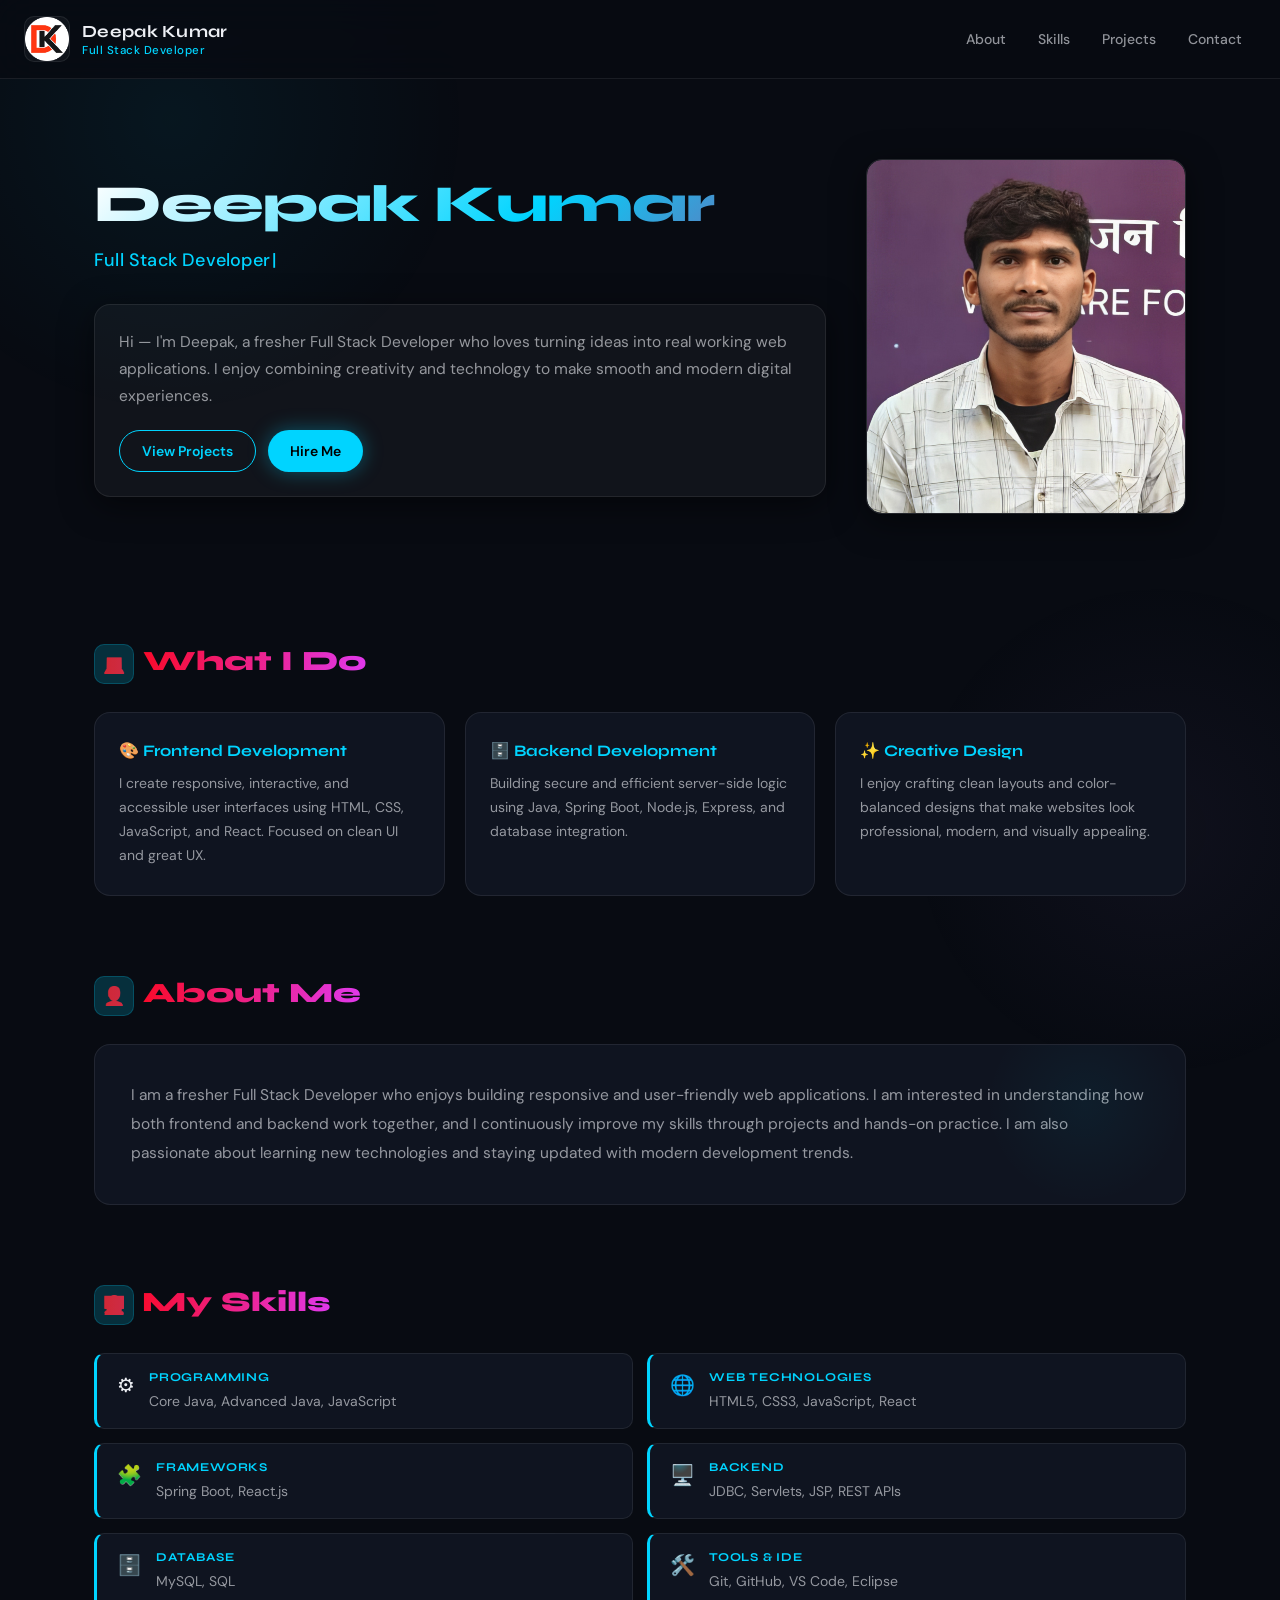
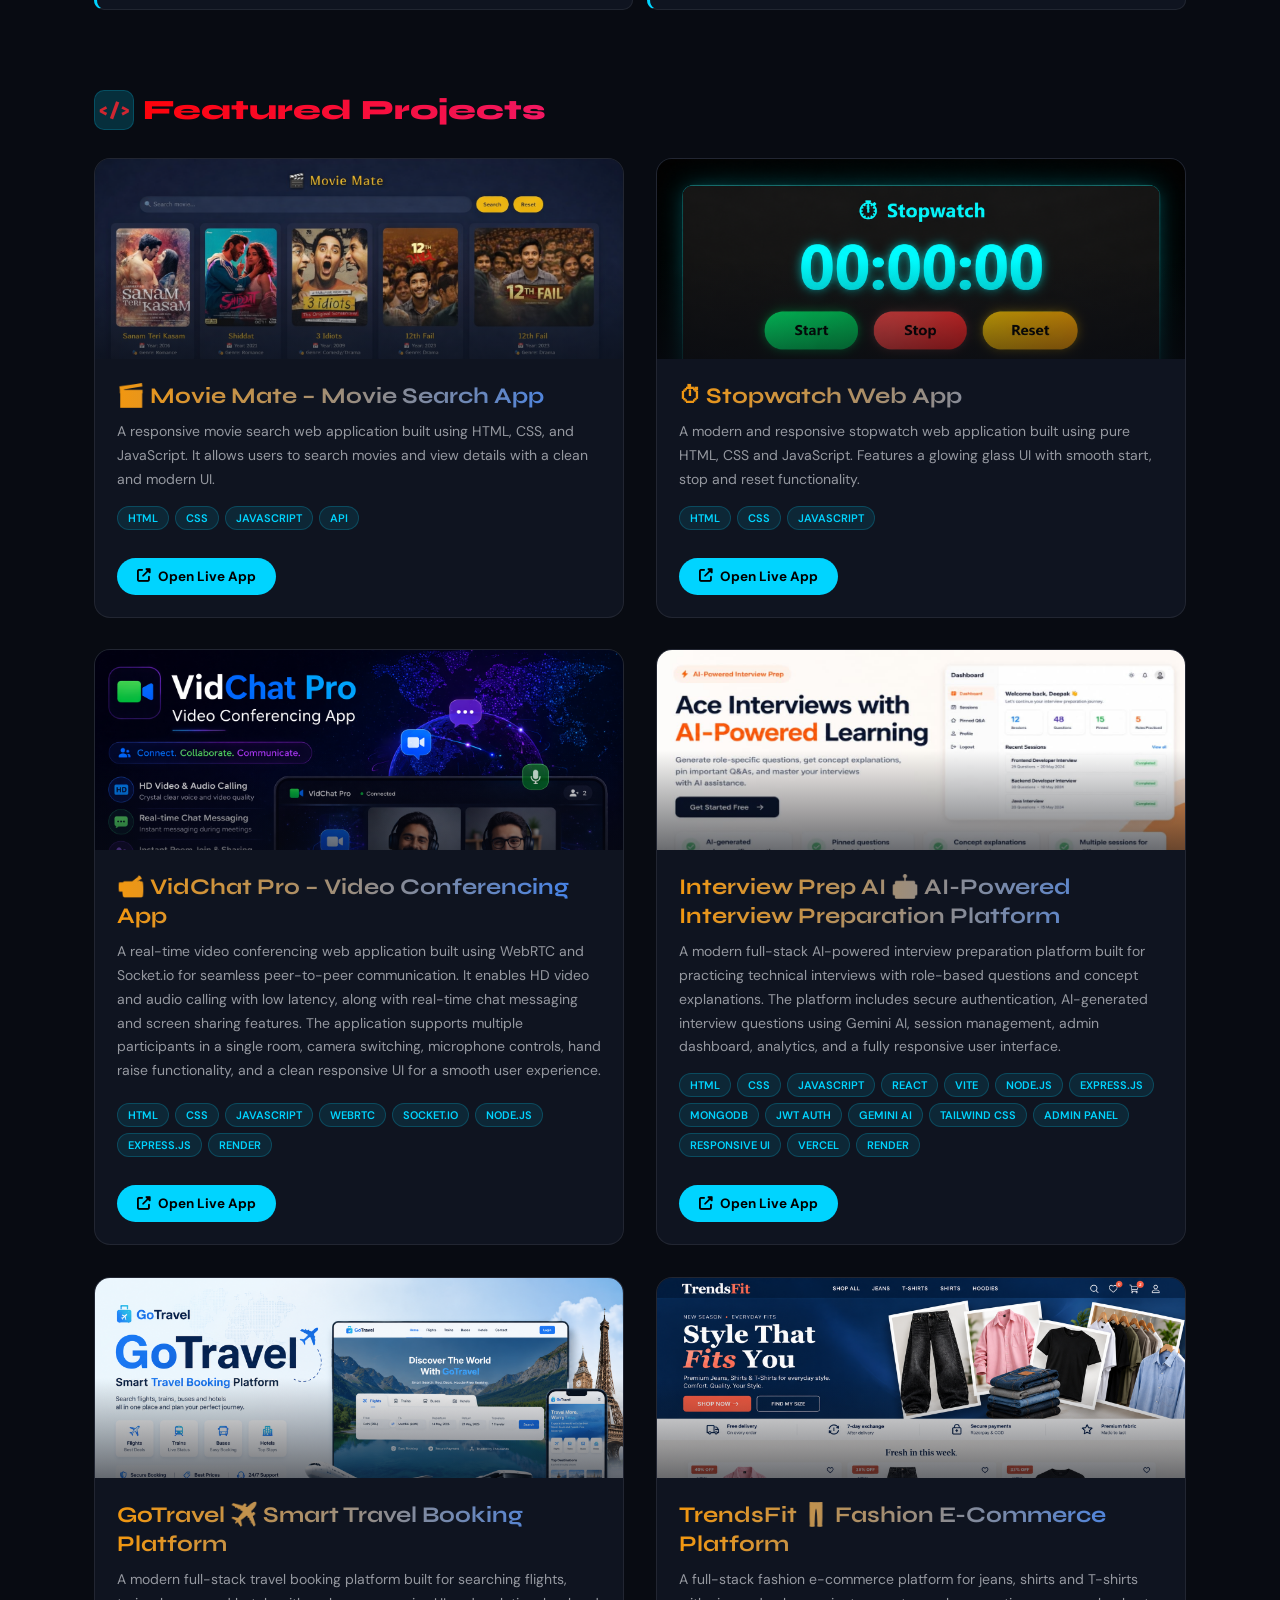
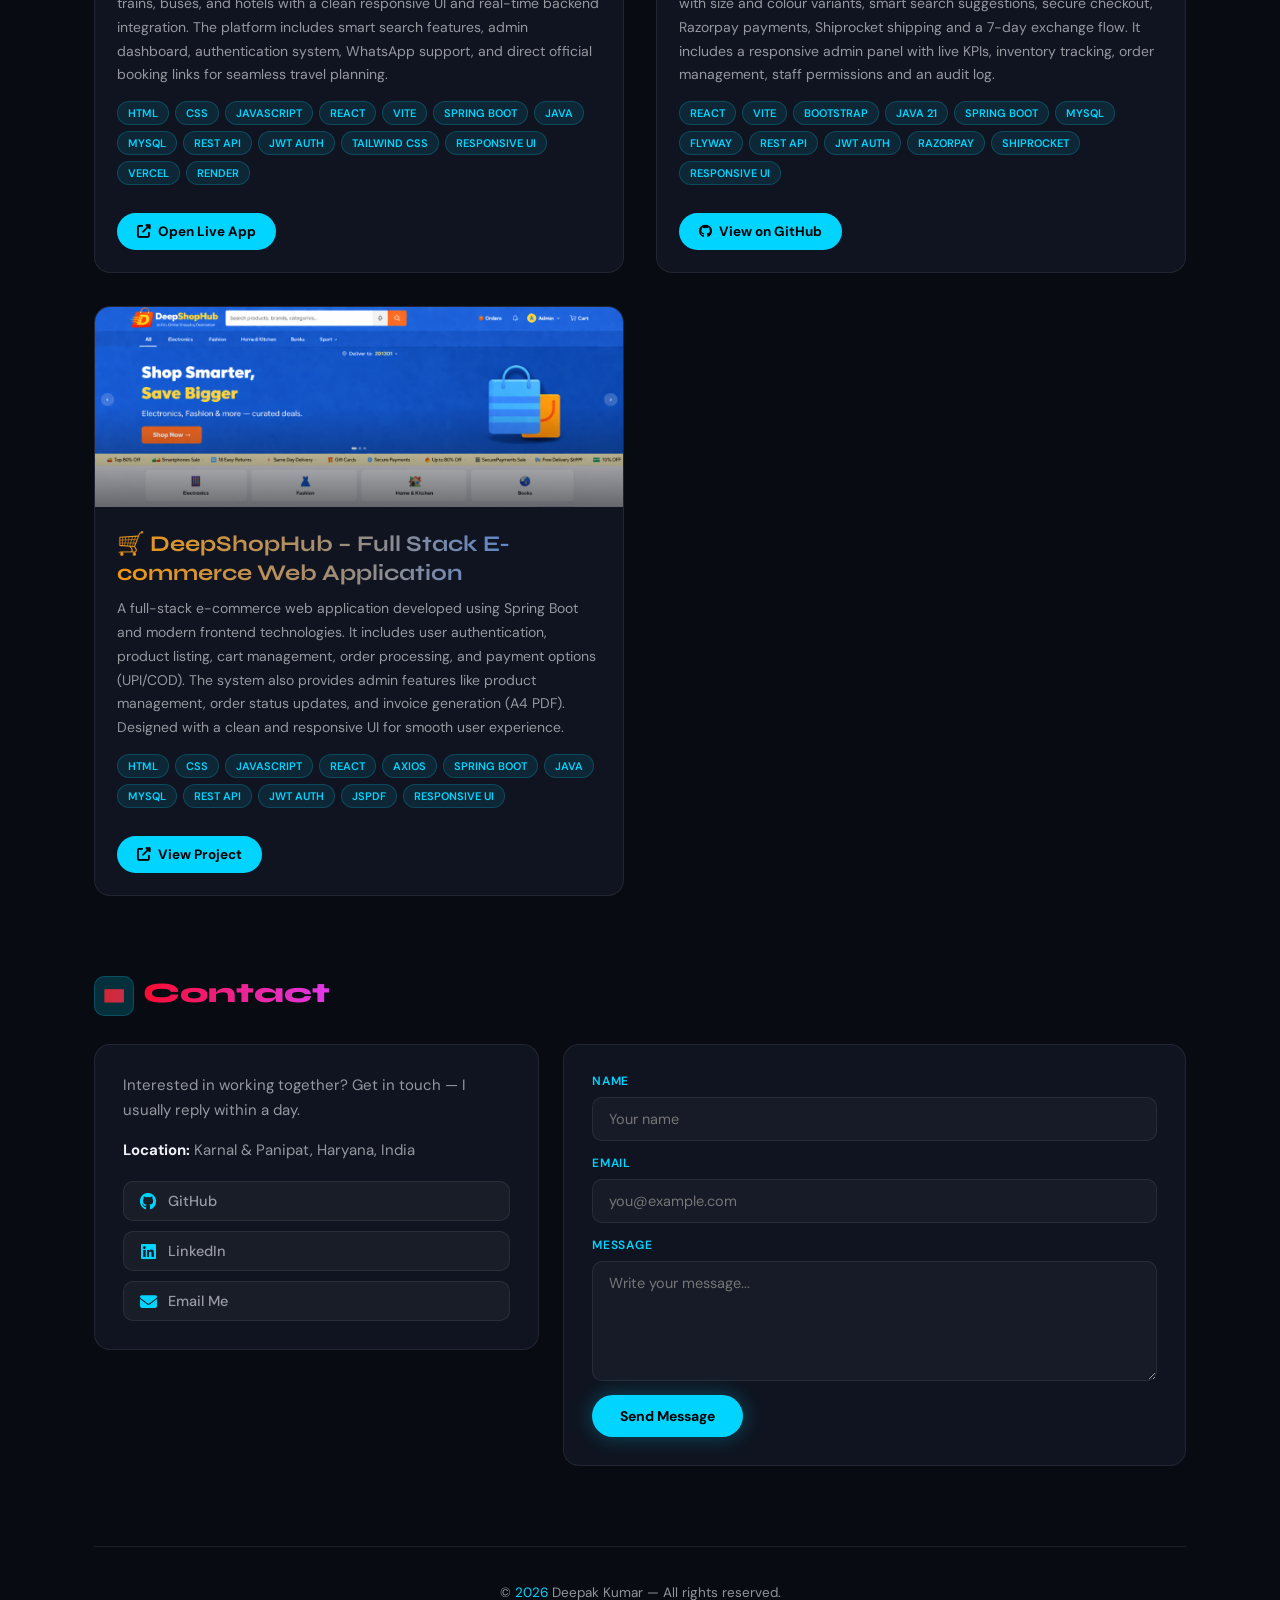
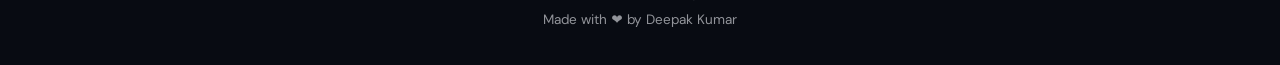
<file: index.html>
<!doctype html>
<html lang="en">
  <head>
    <meta
      name="google-site-verification"
      content="73cDHwVQAKRtbgMwhBUFfbrZX-Gmgxi_OKo78ZiORmk"
    />
    <meta charset="utf-8" />
    <meta name="viewport" content="width=device-width, initial-scale=1.0" />
    <title>Deepak Kumar – Portfolio | Java Full Stack Developer</title>
    <meta name="author" content="Deepak Kumar" />
    <meta
      name="keywords"
      content="Deepak Kumar Portfolio, Java Full Stack Developer, Deepak Kumar GitHub, Stopwatch Web App, Movie Mate Website"
    />
    <meta
      name="description"
      content="Official portfolio of Deepak Kumar, Java Full Stack Developer. Explore projects, skills, resume and contact details."
    />

    <script type="application/ld+json">
      {
        "@context": "https://schema.org",
        "@type": "Person",
        "name": "Deepak Kumar",
        "alternateName": "Deepak Kumar Portfolio",
        "url": "https://deepakbharti76.github.io/portfolio-website/",
        "image": "https://deepakbharti76.github.io/portfolio-website/Assets/Profile.jpg.jpeg",
        "jobTitle": "Java Full Stack Developer",
        "sameAs": [
          "https://github.com/Deepakbharti76",
          "https://www.linkedin.com/in/deepak-kumar76"
        ]
      }
    </script>

    <meta property="og:type" content="profile" />
    <meta
      property="og:title"
      content="Deepak Kumar – Portfolio | Java Full Stack Developer"
    />
    <meta
      property="og:image"
      content="https://deepakbharti76.github.io/portfolio-website/Assets/Profile.jpg.jpeg"
    />

    <link rel="stylesheet" href="style.css" />
    <link
      rel="stylesheet"
      href="https://cdnjs.cloudflare.com/ajax/libs/font-awesome/6.5.0/css/all.min.css"
    />
  </head>
  <body>
    <!-- Loader -->
    <div id="loader">
      <h1 class="loader-text">Deepak</h1>
      <div class="line"></div>
      <p>LOADING PORTFOLIO</p>
    </div>

    <!-- Header -->
    <header>
      <div class="brand">
        <div class="logo">
          <img src="./Assets/DK Logo.png" alt="DK Logo" />
        </div>
        <div>
          <div class="brand-name">Deepak Kumar</div>
          <div class="brand-role">Full Stack Developer</div>
        </div>
      </div>

      <nav>
        <a href="#about">About</a>
        <a href="#skills">Skills</a>
        <a href="#projects">Projects</a>
        <a href="#contact">Contact</a>
      </nav>
    </header>

    <div class="wrap">
      <!-- Hero -->
      <main class="hero">
        <div class="hero-left">
          <h1 class="name">Deepak Kumar</h1>
          <p class="typing" id="typing"></p>

          <div class="lead">
            <p>
              Hi — I'm Deepak, a fresher Full Stack Developer who loves turning
              ideas into real working web applications. I enjoy combining
              creativity and technology to make smooth and modern digital
              experiences.
            </p>
            <div class="cta">
              <a class="secondary" href="#projects">View Projects</a>
              <a class="primary" href="#contact">Hire Me</a>
            </div>
          </div>
        </div>

        <aside class="hero-right fade-in">
          <div class="thumb-card">
            <img
              src="./Assets/Depak profile.jpg.jpeg"
              alt="Deepak Kumar Profile"
            />
          </div>
        </aside>
      </main>

      <!-- What I Do -->
      <section id="services" class="fade-in">
        <h2 class="section-title"><span class="icon">💻</span> What I Do</h2>
        <div class="services">
          <div class="service-card">
            <h3>🎨 Frontend Development</h3>
            <p>
              I create responsive, interactive, and accessible user interfaces
              using HTML, CSS, JavaScript, and React. Focused on clean UI and
              great UX.
            </p>
          </div>
          <div class="service-card">
            <h3>🗄️ Backend Development</h3>
            <p>
              Building secure and efficient server-side logic using Java, Spring
              Boot, Node.js, Express, and database integration.
            </p>
          </div>
          <div class="service-card">
            <h3>✨ Creative Design</h3>
            <p>
              I enjoy crafting clean layouts and color-balanced designs that
              make websites look professional, modern, and visually appealing.
            </p>
          </div>
        </div>
      </section>

      <!-- About -->
      <section id="about" class="fade-in">
        <h2 class="section-title"><span class="icon">👤</span> About Me</h2>
        <div class="about-section">
          <p class="about-text">
            I am a fresher Full Stack Developer who enjoys building responsive
            and user-friendly web applications. I am interested in understanding
            how both frontend and backend work together, and I continuously
            improve my skills through projects and hands-on practice. I am also
            passionate about learning new technologies and staying updated with
            modern development trends.
          </p>
        </div>
      </section>

      <!-- Skills -->
      <section id="skills">
        <h2 class="skills-title">
          <span class="skills-icon">👨‍💻</span>My Skills
        </h2>
        <div class="skills-grid">
          <div class="skill-block">
            <div class="skill-block-icon">⚙️</div>
            <div>
              <h4>Programming</h4>
              <p>Core Java, Advanced Java, JavaScript</p>
            </div>
          </div>
          <div class="skill-block">
            <div class="skill-block-icon">🌐</div>
            <div>
              <h4>Web Technologies</h4>
              <p>HTML5, CSS3, JavaScript, React</p>
            </div>
          </div>
          <div class="skill-block">
            <div class="skill-block-icon">🧩</div>
            <div>
              <h4>Frameworks</h4>
              <p>Spring Boot, React.js</p>
            </div>
          </div>
          <div class="skill-block">
            <div class="skill-block-icon">🖥️</div>
            <div>
              <h4>Backend</h4>
              <p>JDBC, Servlets, JSP, REST APIs</p>
            </div>
          </div>
          <div class="skill-block">
            <div class="skill-block-icon">🗄️</div>
            <div>
              <h4>Database</h4>
              <p>MySQL, SQL</p>
            </div>
          </div>
          <div class="skill-block">
            <div class="skill-block-icon">🛠️</div>
            <div>
              <h4>Tools & IDE</h4>
              <p>Git, GitHub, VS Code, Eclipse</p>
            </div>
          </div>
        </div>
      </section>

      <!-- Project 1 -->
      <section id="projects" class="fade-in">
        <h2 class="projects-title">
          <span class="code-icon">&lt;/&gt;</span>Featured Projects
        </h2>
        <div class="grid">
          <div class="project">
            <div class="project-img-wrap">
              <img src="./Assets/Movie mate.jpg.png" alt="Movie Mate Web App" />
              <div class="project-img-overlay"></div>
            </div>
            <div class="project-body">
              <h3>🎬 Movie Mate – Movie Search App</h3>
              <p>
                A responsive movie search web application built using HTML, CSS,
                and JavaScript. It allows users to search movies and view
                details with a clean and modern UI.
              </p>
              <div class="project-tags">
                <span class="project-tag">HTML</span>
                <span class="project-tag">CSS</span>
                <span class="project-tag">JavaScript</span>
                <span class="project-tag">API</span>
              </div>
              <a
                href="https://deepakbharti76.github.io/Movie-Mate/"
                target="_blank"
                class="project-btn"
              >
                <i class="fas fa-external-link-alt"></i> Open Live App
              </a>
            </div>
          </div>

          <!-- Project 2 -->
          <div class="project">
            <div class="project-img-wrap">
              <img src="./Assets/stopwatch.png" alt="Stopwatch Web App" />
              <div class="project-img-overlay"></div>
            </div>
            <div class="project-body">
              <h3>⏱ Stopwatch Web App</h3>
              <p>
                A modern and responsive stopwatch web application built using
                pure HTML, CSS and JavaScript. Features a glowing glass UI with
                smooth start, stop and reset functionality.
              </p>
              <div class="project-tags">
                <span class="project-tag">HTML</span>
                <span class="project-tag">CSS</span>
                <span class="project-tag">JavaScript</span>
              </div>
              <a
                href="https://deepakbharti76.github.io/stopwatch/"
                target="_blank"
                class="project-btn"
              >
                <i class="fas fa-external-link-alt"></i> Open Live App
              </a>
            </div>
          </div>

          <!-- Project 3 -->
          <div class="project">
            <div class="project-img-wrap">
              <img
                src="./Assets/VidChat Pro – Video Conferencing App 1200 × 600.png"
                alt="VidChat Pro"
              />
              <div class="project-img-overlay"></div>
            </div>

            <div class="project-body">
              <h3>📹 VidChat Pro – Video Conferencing App</h3>

              <p>
                A real-time video conferencing web application built using
                WebRTC and Socket.io for seamless peer-to-peer communication. It
                enables HD video and audio calling with low latency, along with
                real-time chat messaging and screen sharing features. The
                application supports multiple participants in a single room,
                camera switching, microphone controls, hand raise functionality,
                and a clean responsive UI for a smooth user experience.
              </p>

              <div class="project-tags">
                <span class="project-tag">HTML</span>
                <span class="project-tag">CSS</span>
                <span class="project-tag">JavaScript</span>
                <span class="project-tag">WebRTC</span>
                <span class="project-tag">Socket.io</span>
                <span class="project-tag">Node.js</span>
                <span class="project-tag">Express.js</span>
                <span class="project-tag">Render</span>
              </div>

              <a
                href="https://video-conferencing-app-qklj.onrender.com/"
                target="_blank"
                class="project-btn"
              >
                <i class="fas fa-external-link-alt"></i> Open Live App
              </a>
            </div>
          </div>

          <!-- Project 4 -->
          <div class="project">
            <div class="project-img-wrap">
              <img
                src="./Assets/Interview-prep-ai.jpeg"
                alt="Interview Prep AI"
              />
              <div class="project-img-overlay"></div>
            </div>

            <div class="project-body">
              <h3>
                Interview Prep AI 🤖 AI-Powered Interview Preparation Platform
              </h3>

              <p>
                A modern full-stack AI-powered interview preparation platform
                built for practicing technical interviews with role-based
                questions and concept explanations. The platform includes secure
                authentication, AI-generated interview questions using Gemini
                AI, session management, admin dashboard, analytics, and a fully
                responsive user interface.
              </p>

              <div class="project-tags">
                <span class="project-tag">HTML</span>
                <span class="project-tag">CSS</span>
                <span class="project-tag">JavaScript</span>
                <span class="project-tag">React</span>
                <span class="project-tag">Vite</span>
                <span class="project-tag">Node.js</span>
                <span class="project-tag">Express.js</span>
                <span class="project-tag">MongoDB</span>
                <span class="project-tag">JWT Auth</span>
                <span class="project-tag">Gemini AI</span>
                <span class="project-tag">Tailwind CSS</span>
                <span class="project-tag">Admin Panel</span>
                <span class="project-tag">Responsive UI</span>
                <span class="project-tag">Vercel</span>
                <span class="project-tag">Render</span>
              </div>

              <a
                href="https://interview-prep-ai-roan.vercel.app/"
                target="_blank"
                class="project-btn"
              >
                <i class="fas fa-external-link-alt"></i> Open Live App
              </a>
            </div>
          </div>

          <!-- Project 5 -->
          <div class="project">
            <div class="project-img-wrap">
              <img src="./Assets/GoTravel ✈️ IMG.png" alt="GoTravel" />
              <div class="project-img-overlay"></div>
            </div>

            <div class="project-body">
              <h3>GoTravel ✈️ Smart Travel Booking Platform</h3>

              <p>
                A modern full-stack travel booking platform built for searching
                flights, trains, buses, and hotels with a clean responsive UI
                and real-time backend integration. The platform includes smart
                search features, admin dashboard, authentication system,
                WhatsApp support, and direct official booking links for seamless
                travel planning.
              </p>

              <div class="project-tags">
                <span class="project-tag">HTML</span>
                <span class="project-tag">CSS</span>
                <span class="project-tag">JavaScript</span>
                <span class="project-tag">React</span>
                <span class="project-tag">Vite</span>
                <span class="project-tag">Spring Boot</span>
                <span class="project-tag">Java</span>
                <span class="project-tag">MySQL</span>
                <span class="project-tag">REST API</span>
                <span class="project-tag">JWT Auth</span>
                <span class="project-tag">Tailwind CSS</span>
                <span class="project-tag">Responsive UI</span>
                <span class="project-tag">Vercel</span>
                <span class="project-tag">Render</span>
              </div>
              <a
                href="https://gotravel-website.vercel.app/"
                target="_blank"
                class="project-btn"
              >
                <i class="fas fa-external-link-alt"></i> Open Live App
              </a>
            </div>
          </div>

          <!-- Project 6 -->
          <div class="project">
            <div class="project-img-wrap">
              <img src="./Assets/TrendsFit IMG.png" alt="TrendsFit" />
              <div class="project-img-overlay"></div>
            </div>

            <div class="project-body">
              <h3>TrendsFit 👖 Fashion E-Commerce Platform</h3>

              <p>
                A full-stack fashion e-commerce platform for jeans, shirts and
                T-shirts with size and colour variants, smart search
                suggestions, secure checkout, Razorpay payments, Shiprocket
                shipping and a 7-day exchange flow. It includes a responsive
                admin panel with live KPIs, inventory tracking, order
                management, staff permissions and an audit log.
              </p>

              <div class="project-tags">
                <span class="project-tag">React</span>
                <span class="project-tag">Vite</span>
                <span class="project-tag">Bootstrap</span>
                <span class="project-tag">Java 21</span>
                <span class="project-tag">Spring Boot</span>
                <span class="project-tag">MySQL</span>
                <span class="project-tag">Flyway</span>
                <span class="project-tag">REST API</span>
                <span class="project-tag">JWT Auth</span>
                <span class="project-tag">Razorpay</span>
                <span class="project-tag">Shiprocket</span>
                <span class="project-tag">Responsive UI</span>
              </div>

              <a
                href="https://github.com/Deepakbharti76/TrendsFit"
                target="_blank"
                rel="noopener noreferrer"
                class="project-btn"
              >
                <i class="fab fa-github"></i> View on GitHub
              </a>
            </div>
          </div>

          <!-- Project 7 -->
          <div class="project">
            <div class="project-img-wrap">
              <img src="./Assets/DeepShopHub-IMG.png" alt="DeepShopHub" />
              <div class="project-img-overlay"></div>
            </div>

            <div class="project-body">
              <h3>🛒 DeepShopHub – Full Stack E-commerce Web Application</h3>

              <p>
                A full-stack e-commerce web application developed using Spring
                Boot and modern frontend technologies. It includes user
                authentication, product listing, cart management, order
                processing, and payment options (UPI/COD). The system also
                provides admin features like product management, order status
                updates, and invoice generation (A4 PDF). Designed with a clean
                and responsive UI for smooth user experience.
              </p>

              <div class="project-tags">
                <span class="project-tag">HTML</span>
                <span class="project-tag">CSS</span>
                <span class="project-tag">JavaScript</span>
                <span class="project-tag">React</span>
                <span class="project-tag">Axios</span>
                <!-- <span class="project-tag">Zustand</span> -->
                <span class="project-tag">Spring Boot</span>
                <span class="project-tag">Java</span>
                <span class="project-tag">MySQL</span>
                <span class="project-tag">REST API</span>
                <span class="project-tag">JWT Auth</span>
                <span class="project-tag">jsPDF</span>
                <span class="project-tag">Responsive UI</span>
              </div>

              <a
                href="https://github.com/Deepakbharti76/deepshophub.git"
                target="_blank"
                class="project-btn"
              >
                <i class="fas fa-external-link-alt"></i> View Project
              </a>
            </div>
          </div>
        </div>
      </section>

      <!-- Contact -->
      <section id="contact" class="fade-in">
        <h2 class="section-title"><span class="icon">✉️</span> Contact</h2>
        <div class="contact-grid">
          <div class="contact-card">
            <p>
              Interested in working together? Get in touch — I usually reply
              within a day.
            </p>

            <p><strong>Location:</strong> Karnal & Panipat, Haryana, India</p>

            <div class="socials">
              <a href="https://github.com/Deepakbharti76" target="_blank">
                <i class="fab fa-github"></i> GitHub
              </a>
              <a
                href="https://www.linkedin.com/in/deepak-kumar76"
                target="_blank"
              >
                <i class="fab fa-linkedin"></i> LinkedIn
              </a>
              <a href="mailto:kumardeepak7276884@gmail.com">
                <i class="fas fa-envelope"></i> Email Me
              </a>
            </div>
          </div>

          <div class="contact-card">
            <form id="contactForm">
              <label for="name">Name</label>
              <input id="name" type="text" placeholder="Your name" required />

              <label for="email">Email</label>
              <input
                id="email"
                type="email"
                placeholder="you@example.com"
                required
              />

              <label for="message">Message</label>
              <textarea
                id="message"
                placeholder="Write your message..."
                required
              ></textarea>

              <button type="submit" class="primary">Send Message</button>
            </form>
          </div>
        </div>
      </section>

      <footer>
        © <span id="year" class="accent"></span> Deepak Kumar — All rights
        reserved.<br />
        Made with ❤️ by Deepak Kumar
      </footer>
    </div>

    <script src="script.js"></script>
  </body>
</html>
</file>
<file: style.css>
@import url("https://fonts.googleapis.com/css2?family=Syne:wght@400;500;600;700;800&family=DM+Sans:ital,opsz,wght@0,9..40,300;0,9..40,400;0,9..40,500;1,9..40,300&display=swap");

:root {
  --bg: #080b12;
  --surface: #0f1420;
  --surface2: #151b28;
  --text: #eef0f5;
  --muted: rgba(238, 240, 245, 0.6);
  --accent: #00d4ff;
  --accent-glow: rgba(0, 212, 255, 0.18);
  --border: rgba(255, 255, 255, 0.08);
  --card: rgba(255, 255, 255, 0.04);
  --radius: 16px;
  --radius-sm: 10px;
  --shadow: 0 8px 32px rgba(0, 0, 0, 0.5);
}

* {
  box-sizing: border-box;
  margin: 0;
  padding: 0;
}
html {
  scroll-behavior: smooth;
}
body {
  font-family: "DM Sans", system-ui, sans-serif;
  background: var(--bg);
  color: var(--text);
  -webkit-font-smoothing: antialiased;
  -webkit-tap-highlight-color: transparent;
  overflow-x: hidden;
}

body::before {
  content: "";
  position: fixed;
  top: -20%;
  left: -10%;
  width: 600px;
  height: 600px;
  background: radial-gradient(
    circle,
    rgba(0, 212, 255, 0.06) 0%,
    transparent 70%
  );
  pointer-events: none;
  z-index: 0;
}

body::after {
  content: "";
  position: fixed;
  bottom: -20%;
  right: -10%;
  width: 500px;
  height: 500px;
  background: radial-gradient(
    circle,
    rgba(123, 94, 167, 0.07) 0%,
    transparent 70%
  );
  pointer-events: none;
  z-index: 0;
}

.wrap {
  max-width: 1140px;
  margin: 0 auto;
  padding: 0 24px;
  position: relative;
  z-index: 1;
}

/* LOADER */
#loader {
  position: fixed;
  top: 0;
  left: 0;
  width: 100%;
  height: 100vh;
  background: #020617;
  display: flex;
  flex-direction: column;
  justify-content: center;
  align-items: center;
  z-index: 9999;
  transition: opacity 0.5s ease; /* 🔥 important */
}
.spinner {
  width: 44px;
  height: 44px;
  border: 3px solid rgba(0, 212, 255, 0.15);
  border-top-color: var(--accent);
  border-radius: 50%;
  animation: spin 0.9s linear infinite;
}
@keyframes spin {
  to {
    transform: rotate(360deg);
  }
}
.loader-text {
  font-family: "Syne", sans-serif;
  font-size: 60px; /* 🔥 bada karo */
  font-weight: 700;
  background: linear-gradient(to right, #d4d47c, #00ffff);
  -webkit-background-clip: text;
  -webkit-text-fill-color: transparent;
  letter-spacing: 2px;
}

/* HEADER */
header {
  display: flex;
  justify-content: space-between;
  align-items: center;
  padding: 16px 24px;
  position: sticky;
  top: 0;
  z-index: 999;
  background: rgba(8, 11, 18, 0.85);
  backdrop-filter: blur(20px);
  -webkit-backdrop-filter: blur(20px);
  border-bottom: 1px solid var(--border);
}

.brand {
  display: flex;
  align-items: center;
  gap: 12px;
}
.logo {
  width: 46px;
  height: 46px;
  border-radius: 10px;
  overflow: hidden;
  background: var(--card);
  border: 1px solid var(--border);
  display: flex;
  align-items: center;
  justify-content: center;
  flex-shrink: 0;
}
.logo img {
  width: 100%;
  height: 100%;
  object-fit: cover;
}
.brand-name {
  font-family: "Syne", sans-serif;
  font-weight: 700;
  font-size: 17px;
  color: var(--text);
  letter-spacing: 0.3px;
}
.brand-role {
  font-size: 11.5px;
  color: var(--accent);
  font-weight: 500;
  letter-spacing: 0.5px;
  margin-top: 1px;
}

nav {
  display: flex;
  gap: 4px;
  align-items: center;
}
nav a {
  color: var(--muted);
  padding: 8px 14px;
  border-radius: var(--radius-sm);
  text-decoration: none;
  font-size: 14px;
  font-weight: 500;
  transition: all 0.25s ease;
  position: relative;
}
nav a:hover {
  color: var(--text);
  background: rgba(0, 212, 255, 0.1);
}
nav a::after {
  content: "";
  position: absolute;
  bottom: 5px;
  left: 50%;
  transform: translateX(-50%);
  width: 0;
  height: 2px;
  background: var(--accent);
  border-radius: 2px;
  transition: width 0.3s ease;
}
nav a:hover::after {
  width: 55%;
}

/* HERO */
.hero {
  display: flex;
  align-items: center;
  gap: 40px;
  padding: 80px 0 70px;
}
.hero-left {
  flex: 1;
  min-width: 0;
}

.name {
  font-family: "Syne", sans-serif;
  font-size: 52px;
  font-weight: 800;
  line-height: 1.1;
  letter-spacing: -1px;
  background: linear-gradient(
    135deg,
    #ffffff 0%,
    var(--accent) 60%,
    #7b5ea7 100%
  );
  -webkit-background-clip: text;
  -webkit-text-fill-color: transparent;
  background-clip: text;
  margin-bottom: 14px;
}

.typing {
  font-size: 18px;
  color: var(--accent);
  font-weight: 500;
  margin-bottom: 28px;
  min-height: 28px;
  letter-spacing: 0.2px;
}

.typing::after {
  content: "|";
  animation: blink 0.8s step-end infinite;
  color: var(--accent);
  margin-left: 2px;
}
@keyframes blink {
  0%,
  100% {
    opacity: 1;
  }
  50% {
    opacity: 0;
  }
}

.lead {
  background: var(--card);
  border: 1px solid var(--border);
  border-radius: var(--radius);
  padding: 24px;
  box-shadow: var(--shadow);
}
.lead p {
  color: var(--muted);
  line-height: 1.75;
  font-size: 15.5px;
}
.cta {
  margin-top: 20px;
  display: flex;
  gap: 12px;
}

.primary,
.secondary {
  padding: 11px 22px;
  border-radius: 999px;
  font-size: 14px;
  font-weight: 600;
  cursor: pointer;
  text-decoration: none;
  border: none;
  transition: all 0.25s ease;
  display: inline-flex;
  align-items: center;
  gap: 6px;
  font-family: "DM Sans", sans-serif;
}
.primary {
  background: var(--accent);
  color: #000;
  box-shadow: 0 0 20px rgba(0, 212, 255, 0.35);
}
.primary:hover {
  background: #33deff;
  box-shadow: 0 0 28px rgba(0, 212, 255, 0.55);
  transform: translateY(-2px);
}
.secondary {
  background: transparent;
  border: 1.5px solid var(--accent);
  color: var(--accent);
}
.secondary:hover {
  background: rgba(0, 212, 255, 0.12);
  transform: translateY(-2px);
}

.hero {
  display: flex;
  justify-content: space-between;
  align-items: center;
  gap: 40px;
}

/* Mobile */
@media (max-width: 768px) {
  .hero {
    flex-direction: column; /* 🔥 niche aayega */
    text-align: center;
  }

  .hero-right {
    margin-top: 20px;
  }

  .thumb-card {
    max-width: 250px; /* image size control */
    margin: auto;
  }
}

/* PROFILE CARD */
.hero-right {
  flex-shrink: 0;
}
.thumb-card {
  background: var(--card);
  border: 1px solid var(--border);
  border-radius: var(--radius);
  overflow: hidden;
  width: 320px;
  box-shadow: var(--shadow);
  animation: float 6s ease-in-out infinite;
  transition: box-shadow 0.3s ease;
}
.thumb-card:hover {
  box-shadow:
    0 0 40px rgba(0, 212, 255, 0.2),
    var(--shadow);
}
@keyframes float {
  0%,
  100% {
    transform: translateY(0);
  }
  50% {
    transform: translateY(-12px);
  }
}
.thumb-card img {
  width: 100%;
  height: auto; /* 🔥 sabse important */
  border-radius: 15px;
  display: block;
}

.thumb-card {
  max-width: 400px;
  margin: auto;
}

.thumb-meta {
  padding: 16px;
  border-top: 1px solid var(--border);
}
.thumb-meta strong {
  font-family: "Syne", sans-serif;
  font-size: 15px;
  color: var(--accent);
  display: block;
  margin-bottom: 8px;
}
.thumb-meta p {
  font-size: 13.5px;
  color: var(--muted);
  line-height: 1.65;
}

/* SECTIONS */
section {
  margin-bottom: 80px;
  scroll-margin-top: 90px;
}
.section-title,
.skills-title,
.projects-title {
  font-family: "Syne", sans-serif;
  font-size: 28px;
  font-weight: 700;
  color: var(--text);
  margin-bottom: 28px;
  display: flex;
  align-items: center;
  gap: 10px;
}
.section-title .icon,
.skills-icon,
.code-icon {
  display: inline-flex;
  align-items: center;
  justify-content: center;
  width: 40px;
  height: 40px;
  background: var(--accent-glow);
  border: 1px solid rgba(0, 212, 255, 0.2);
  border-radius: 10px;
  font-size: 18px;
}

/* WHAT I DO */
#services {
  padding-top: 60px;
}
.services {
  display: grid;
  grid-template-columns: repeat(3, 1fr);
  gap: 20px;
}
.service-card {
  background: var(--surface);
  border: 1px solid var(--border);
  border-radius: var(--radius);
  padding: 28px 24px;
  transition: all 0.3s ease;
  position: relative;
  overflow: hidden;
}
.service-card::before {
  content: "";
  position: absolute;
  top: 0;
  left: 0;
  right: 0;
  height: 2px;
  background: linear-gradient(90deg, transparent, var(--accent), transparent);
  opacity: 0;
  transition: opacity 0.3s ease;
}
.service-card:hover::before {
  opacity: 1;
}
.service-card:hover {
  transform: translateY(-6px);
  border-color: rgba(0, 212, 255, 0.25);
  box-shadow: 0 16px 40px rgba(0, 212, 255, 0.1);
}
.service-card h3 {
  font-family: "Syne", sans-serif;
  font-size: 16px;
  font-weight: 700;
  color: var(--accent);
  margin-bottom: 12px;
}
.service-card p {
  color: var(--muted);
  font-size: 14px;
  line-height: 1.7;
}

/* ABOUT */
.about-section {
  background: var(--surface);
  border: 1px solid var(--border);
  border-radius: var(--radius);
  padding: 36px;
  position: relative;
  overflow: hidden;
  transition: all 0.3s ease;
}
.about-section::after {
  content: "";
  position: absolute;
  bottom: 0;
  right: 0;
  width: 200px;
  height: 200px;
  background: radial-gradient(
    circle,
    rgba(0, 212, 255, 0.05) 0%,
    transparent 70%
  );
  pointer-events: none;
}
.about-section:hover {
  border-color: rgba(0, 212, 255, 0.2);
  box-shadow: 0 12px 40px rgba(0, 212, 255, 0.08);
  transform: translateY(-3px);
}
.about-text {
  color: var(--muted);
  line-height: 1.85;
  font-size: 15.5px;
}

/* SKILLS */
.skills-grid {
  display: grid;
  grid-template-columns: repeat(2, 1fr);
  gap: 14px;
}
.skill-block {
  background: var(--surface);
  border: 1px solid var(--border);
  border-left: 3px solid var(--accent);
  padding: 16px 20px;
  border-radius: var(--radius-sm);
  transition: all 0.25s ease;
  display: flex;
  align-items: flex-start;
  gap: 14px;
}
.skill-block:hover {
  background: rgba(0, 212, 255, 0.05);
  border-color: rgba(0, 212, 255, 0.3);
  transform: translateX(5px);
}
.skill-block-icon {
  font-size: 20px;
  flex-shrink: 0;
  margin-top: 2px;
}
.skill-block h4 {
  font-family: "Syne", sans-serif;
  font-size: 12px;
  font-weight: 700;
  color: var(--accent);
  text-transform: uppercase;
  letter-spacing: 0.8px;
  margin-bottom: 6px;
}
.skill-block p {
  color: var(--muted);
  font-size: 14px;
  line-height: 1.6;
}

/* ===== PROJECTS SECTION ===== */

.grid {
  display: grid;
  grid-template-columns: repeat(2, 1fr);
  gap: 24px;
}

/* CARD */
.project {
  background: var(--surface);
  border: 1px solid var(--border);
  border-radius: var(--radius);
  overflow: hidden;
  transition: all 0.3s ease;
  display: flex;
  flex-direction: column;
  height: 100%;
  will-change: transform;
}

.project:hover {
  border-color: rgba(0, 212, 255, 0.3);
  box-shadow: 0 20px 50px rgba(0, 212, 255, 0.15);
  transform: translateY(-8px) scale(1.01);
}

/* IMAGE */
.project-img-wrap {
  width: 100%;
  height: 200px;
  overflow: hidden;
  position: relative;
  background: var(--surface2);
}

.project-img-wrap img {
  width: 100%;
  height: 100%;
  object-fit: cover;
  object-position: top;
  display: block;
  transition: transform 0.4s ease;
}

.project:hover .project-img-wrap img {
  transform: scale(1.05);
}

.project-img-overlay {
  position: absolute;
  inset: 0;
  background: linear-gradient(
    to bottom,
    transparent 50%,
    rgba(8, 11, 18, 0.6) 100%
  );
}

/* BODY */
.project-body {
  padding: 22px;
  flex: 1;
  display: flex;
  flex-direction: column;
}

.project-body h3 {
  font-family: "Syne", sans-serif;
  font-size: 17px;
  font-weight: 700;
  color: var(--text);
  margin-bottom: 10px;
}

.project-body p {
  color: var(--muted);
  font-size: 14px;
  line-height: 1.7;
  flex: 1;
}

/* TAGS */
.project-tags {
  display: flex;
  flex-wrap: wrap;
  gap: 6px;
  margin: 14px 0;
}

.project-tag {
  font-size: 11px;
  font-weight: 600;
  padding: 4px 10px;
  border-radius: 999px;
  background: rgba(0, 212, 255, 0.1);
  border: 1px solid rgba(0, 212, 255, 0.2);
  color: var(--accent);
  text-transform: uppercase;
}

/* BUTTON */
.project-btn {
  display: inline-flex;
  align-items: center;
  gap: 7px;
  margin-top: 14px;
  padding: 10px 20px;
  background: var(--accent);
  color: #000;
  border-radius: 999px;
  font-weight: 700;
  font-size: 13.5px;
  text-decoration: none;
  transition: all 0.3s ease;
  width: fit-content;
  position: relative;
  overflow: hidden;
}

/* BUTTON HOVER EFFECT */
.project-btn::after {
  content: "";
  position: absolute;
  width: 100%;
  height: 100%;
  left: -100%;
  top: 0;
  background: rgba(255, 255, 255, 0.2);
  transition: 0.3s;
}

.project-btn:hover::after {
  left: 100%;
}

.project-btn:hover {
  background: #33deff;
  transform: translateY(-2px);
  box-shadow: 0 8px 24px rgba(0, 212, 255, 0.35);
}

/* ===== RESPONSIVE ===== */

@media (max-width: 768px) {
  .grid {
    grid-template-columns: 1fr;
  }
}

@media (min-width: 1200px) {
  .grid {
    gap: 32px;
  }
}

/* CONTACT */
.contact-grid {
  display: grid;
  grid-template-columns: 1fr 1.4fr;
  gap: 24px;
  align-items: start;
}
.contact-card {
  background: var(--surface);
  border: 1px solid var(--border);
  border-radius: var(--radius);
  padding: 28px;
  display: flex;
  flex-direction: column;
  gap: 14px;
}
.contact-card > p {
  color: var(--muted);
  font-size: 15px;
  line-height: 1.7;
}
.contact-card strong {
  color: var(--text);
}

.socials {
  display: flex;
  flex-direction: column;
  gap: 10px;
  margin-top: 4px;
}
.socials a {
  display: inline-flex;
  align-items: center;
  gap: 10px;
  color: var(--muted);
  text-decoration: none;
  font-size: 14.5px;
  font-weight: 500;
  padding: 10px 14px;
  border-radius: var(--radius-sm);
  border: 1px solid var(--border);
  transition: all 0.25s ease;
  background: var(--card);
}
.socials a i {
  font-size: 17px;
  color: var(--accent);
  width: 20px;
  text-align: center;
}
.socials a:hover {
  color: var(--text);
  border-color: rgba(0, 212, 255, 0.3);
  background: rgba(0, 212, 255, 0.07);
  transform: translateX(4px);
}

#contactForm {
  display: flex;
  flex-direction: column;
  gap: 14px;
}
#contactForm label {
  font-size: 12px;
  font-weight: 600;
  color: var(--accent);
  letter-spacing: 0.8px;
  text-transform: uppercase;
  margin-bottom: -6px;
}
#contactForm input,
#contactForm textarea {
  width: 100%;
  padding: 12px 16px;
  border-radius: var(--radius-sm);
  border: 1.5px solid var(--border);
  background: rgba(255, 255, 255, 0.03);
  color: var(--text);
  font-size: 14.5px;
  font-family: "DM Sans", sans-serif;
  outline: none;
  resize: vertical;
  transition: all 0.25s ease;
}
#contactForm input:focus,
#contactForm textarea:focus {
  border-color: var(--accent);
  background: rgba(0, 212, 255, 0.05);
  box-shadow: 0 0 0 3px rgba(0, 212, 255, 0.08);
}
#contactForm textarea {
  min-height: 120px;
}
#contactForm button {
  align-self: flex-start;
  padding: 12px 28px;
  background: var(--accent);
  color: #000;
  border: none;
  border-radius: 999px;
  font-size: 14px;
  font-weight: 700;
  cursor: pointer;
  font-family: "DM Sans", sans-serif;
  transition: all 0.25s ease;
  box-shadow: 0 0 20px rgba(0, 212, 255, 0.3);
}
#contactForm button:hover {
  background: #33deff;
  box-shadow: 0 6px 24px rgba(0, 212, 255, 0.45);
  transform: translateY(-2px);
}

/* FOOTER */
footer {
  text-align: center;
  padding: 32px 0;
  margin-top: 20px;
  border-top: 1px solid var(--border);
  color: var(--muted);
  font-size: 13.5px;
  line-height: 2;
}
footer .accent {
  color: var(--accent);
}

/* ANIMATION */
.fade-in {
  opacity: 0;
  transform: translateY(24px);
  animation: fadeUp 0.7s forwards;
}
@keyframes fadeUp {
  to {
    opacity: 1;
    transform: translateY(0);
  }
}

/* RESPONSIVE */
@media (max-width: 900px) {
  .services {
    grid-template-columns: 1fr;
  }
  .skills-grid {
    grid-template-columns: 1fr;
  }
  .contact-grid {
    grid-template-columns: 1fr;
  }
}
@media (max-width: 768px) {
  header {
    flex-direction: column;
    align-items: flex-start;
    gap: 12px;
    padding: 14px 16px;
  }
  nav {
    width: 100%;
    display: flex;
    justify-content: space-around;
    background: rgba(0, 212, 255, 0.05);
    border: 1px solid var(--border);
    padding: 8px;
    border-radius: 12px;
  }
  nav a {
    font-size: 13px;
    padding: 8px 10px;
  }
  .hero {
    flex-direction: column;
    padding: 50px 0;
    text-align: center;
  }
  .name {
    font-size: 38px;
  }
  .typing {
    font-size: 16px;
  }
  .cta {
    justify-content: center;
  }
  .thumb-card {
    width: 100%;
    max-width: 360px;
    margin: 0 auto;
  }
  .thumb-card img {
    height: 240px;
  }
  .grid {
    grid-template-columns: 1fr;
  }
  .section-title,
  .skills-title,
  .projects-title {
    font-size: 22px;
  }
  .about-section {
    padding: 24px 20px;
  }
  .wrap {
    padding: 0 16px;
  }
  section {
    margin-bottom: 56px;
  }
}
@media (max-width: 480px) {
  .name {
    font-size: 30px;
  }
  .hero {
    padding: 36px 0 40px;
  }
  #contactForm button {
    width: 100%;
    justify-content: center;
  }
}

.line {
  width: 200px;
  height: 3px;
  background: linear-gradient(to right, #d4d47c, #00ffff);
  margin: 15px 0;
  animation: loading 2s infinite;
}

@keyframes loading {
  0% {
    width: 0;
  }
  100% {
    width: 200px;
  }
}

/* Desktop */
.hero {
  display: flex;
  justify-content: space-between;
  align-items: center;
  gap: 40px;
}

/* Mobile */
@media (max-width: 768px) {
  .hero {
    flex-direction: column;
    text-align: center;
    padding: 0 12px; /* side gap control */
  }

  .hero-right {
    margin-top: 20px; /* text aur image ke beech gap */
    width: 100%;
  }

  .thumb-card {
    width: 100%;
    max-width: 100%; /* 🔥 full width */
    margin: auto;
  }

  .thumb-card img {
    width: 100%;
    height: auto; /* no crop */
    border-radius: 20px;
    display: block;
  }
}

.project-body h3 {
  font-size: 1.4rem;
  font-weight: 700;
  line-height: 1.3;

  background: linear-gradient(90deg, #f2970f, #3b82f6, #8b5cf6, #ff4fd8);

  background-size: 300% auto;

  -webkit-background-clip: text;
  -webkit-text-fill-color: transparent;

  animation: glowText 6s linear infinite;
}

/* ===== Section Title ===== */

.section-title {
  font-weight: 800;

  background: linear-gradient(90deg, #ff0000, #ea3bf6f4, #8b5cf6, #ff4fd8);

  background-size: 300% auto;

  -webkit-background-clip: text;
  -webkit-text-fill-color: transparent;

  animation: gradientMove 6s linear infinite;

  display: inline-block;
}

/* ===== Skills Title ===== */

.skills-title {
  font-weight: 800;

  background: linear-gradient(90deg, #ff0000, #ea3bf6f4, #8b5cf6, #ff4fd8);

  background-size: 300% auto;

  -webkit-background-clip: text;
  -webkit-text-fill-color: transparent;

  animation: gradientFlow 6s linear infinite;

  display: inline-block;
}

/* ===== Projects Title ===== */

.projects-title {
  font-weight: 800;

  display: flex;
  align-items: center;
  gap: 1px;
  flex-wrap: nowrap;

  background: linear-gradient(90deg, #ff0000, #ea3bf6f4, #8b5cf6, #ff4fd8);

  background-size: 300% auto;

  -webkit-background-clip: text;
  -webkit-text-fill-color: transparent;

  animation: gradientFlow 6s linear infinite;

  line-height: 1;
}

/* ===== Icons ===== */

.skills-icon,
.code-icon {
  margin-right: 8px;
  flex-shrink: 0;
}
</file>
